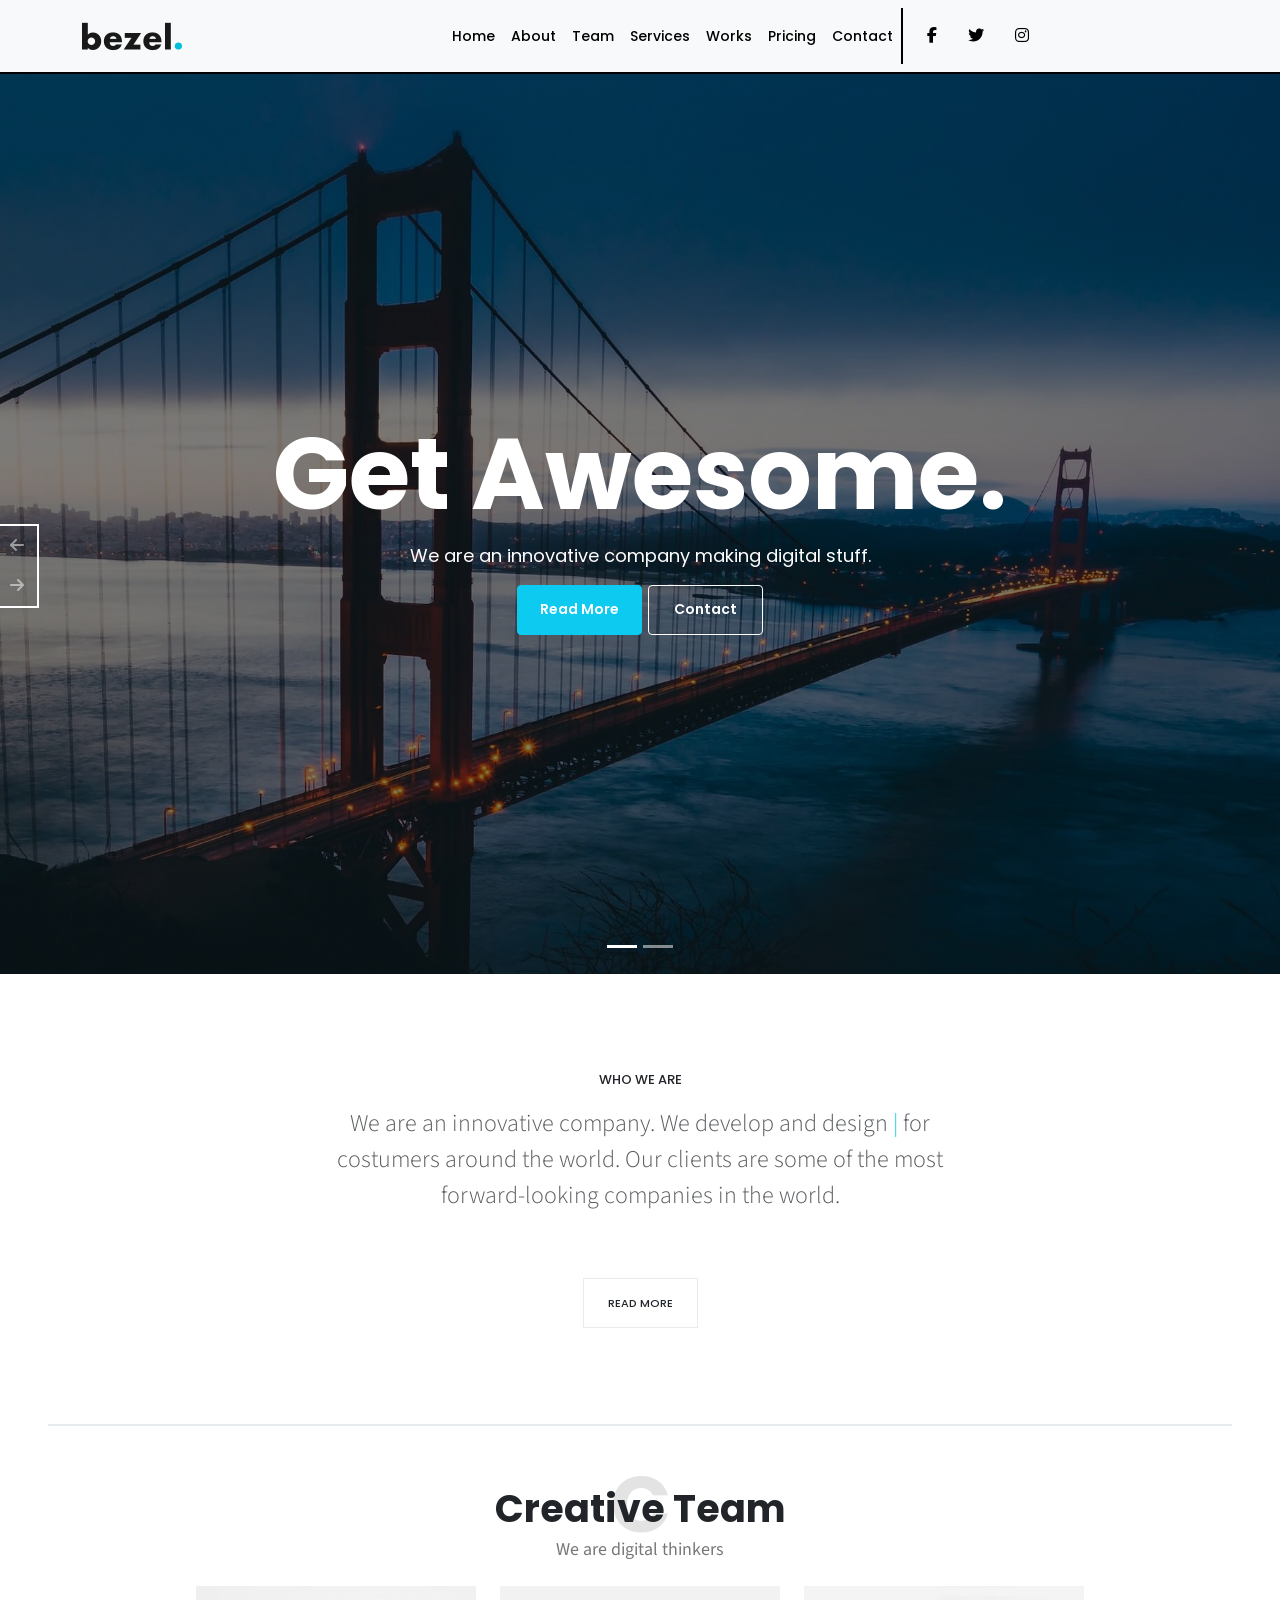
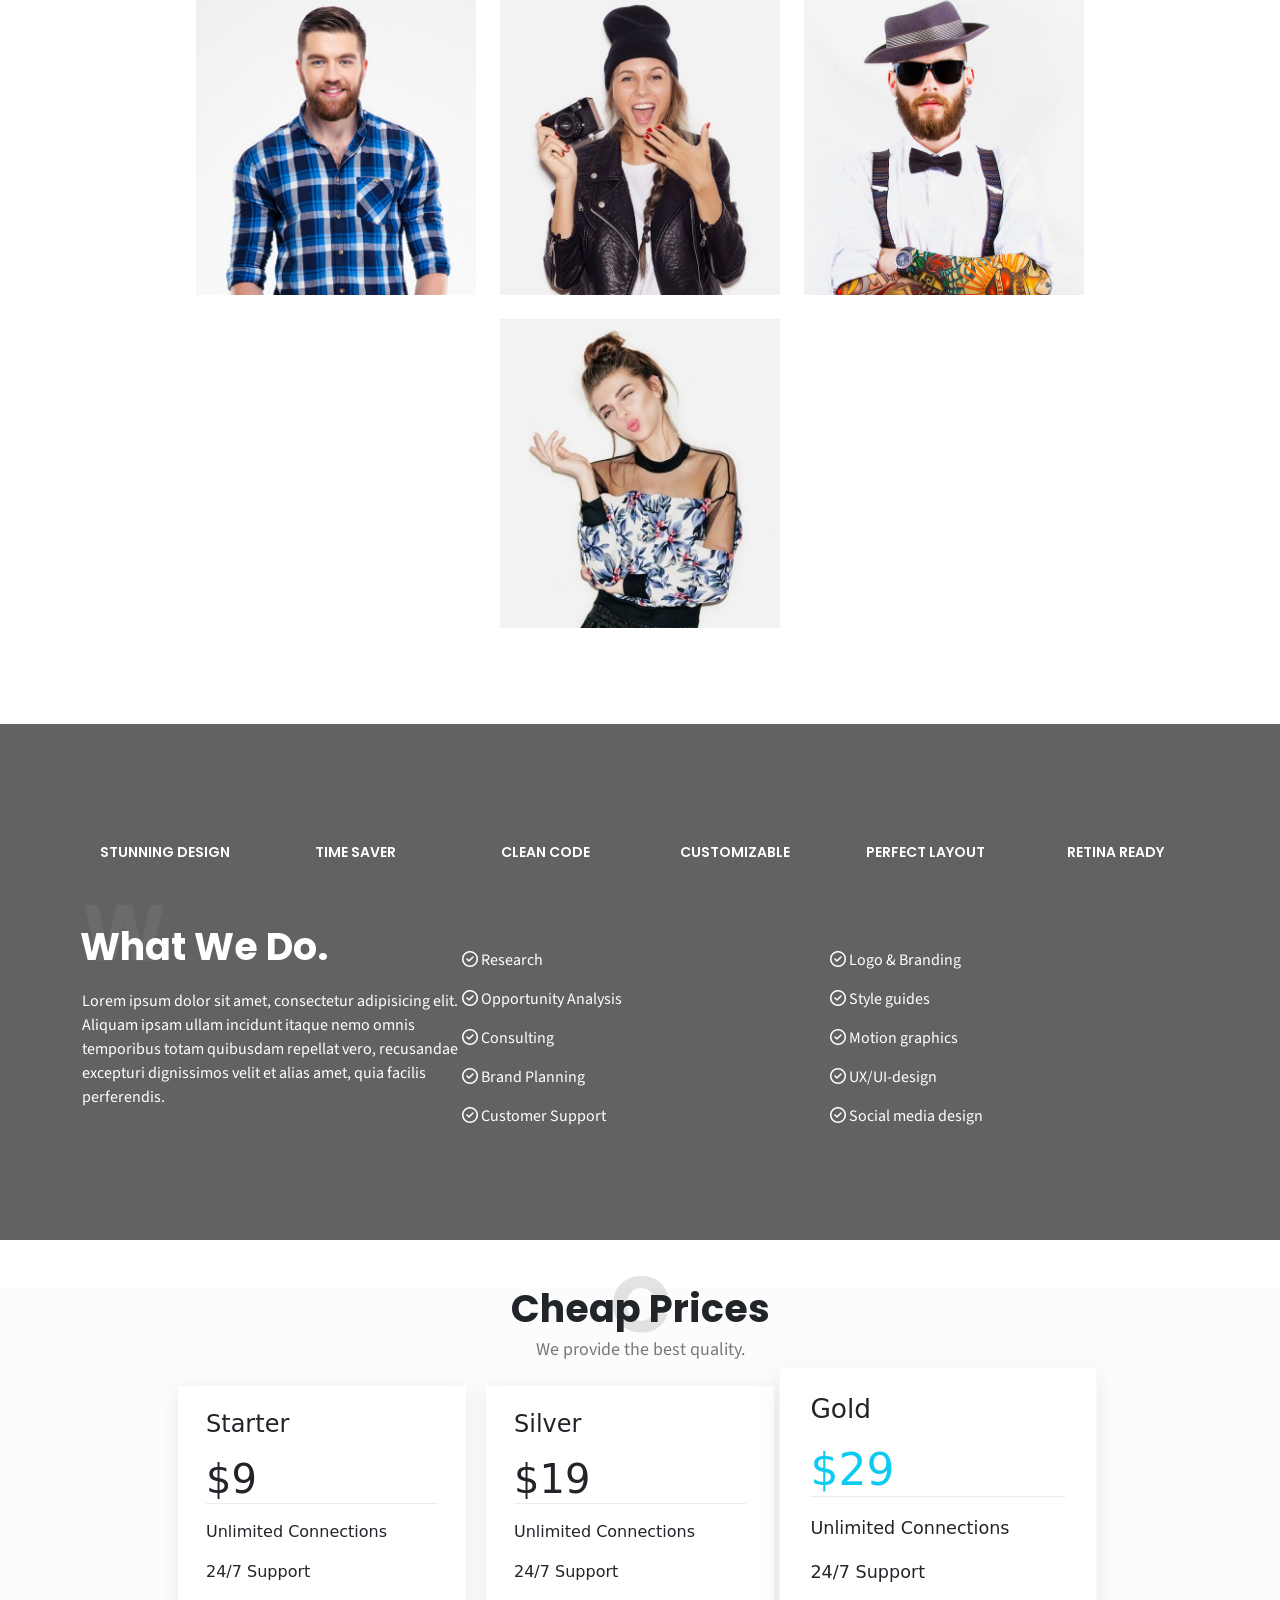
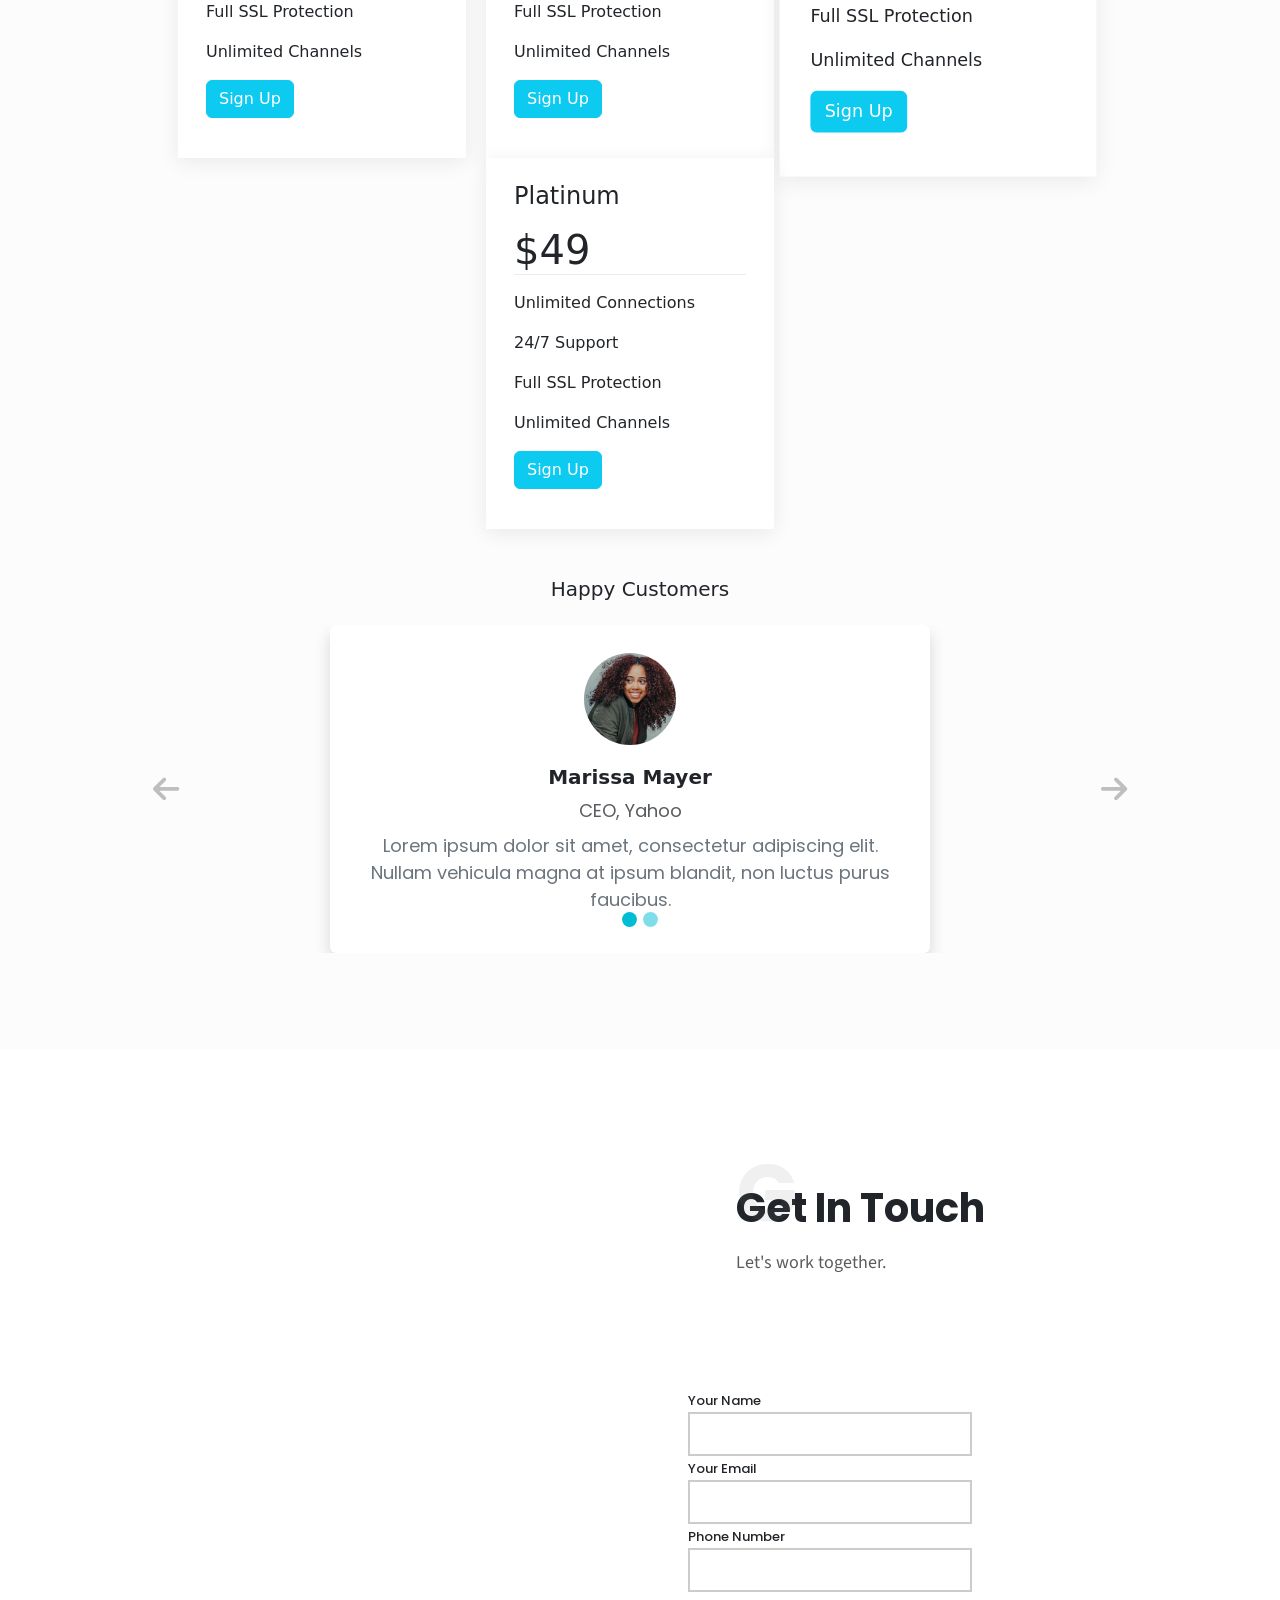
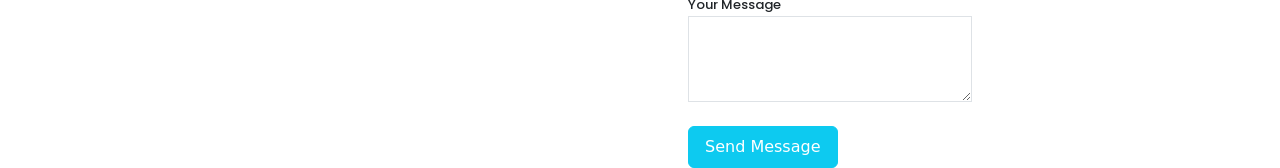
<file: index.html>
<!DOCTYPE html>
<html lang="en">
<head>
    <meta charset="UTF-8">
    <meta name="viewport" content="width=device-width, initial-scale=1.0">
    <title>bezel</title>
    <link rel="stylesheet" href="css/bootstrap.min.css">
    <link rel="stylesheet" href="css/all.min.css">
    <link rel="stylesheet" href="css/style.css">
    <link rel="stylesheet" href="css/media.css">
    <!------------------------------------------------- fonts --------------------------------------------->
    <!------------------------------------------------ poppins -------------------------------------------->
    <link rel="preconnect" href="https://fonts.googleapis.com">
    <link rel="preconnect" href="https://fonts.gstatic.com" crossorigin>
    <link href="https://fonts.googleapis.com/css2?family=Amatic+SC:wght@400;700&family=Arvo:ital,wght@0,400;0,700;1,400;1,700&family=Edu+SA+Hand:wght@400..700&family=Lobster&family=Montserrat:ital,wght@0,100..900;1,100..900&family=Open+Sans:ital,wght@0,300..800;1,300..800&family=Poppins:ital,wght@0,100;0,200;0,300;0,400;0,500;0,600;0,700;0,800;0,900;1,100;1,200;1,300;1,400;1,500;1,600;1,700;1,800;1,900&family=Roboto:ital,wght@0,100..900;1,100..900&family=Sevillana&display=swap" rel="stylesheet">
    <!-- --------------------------------------------- sans pro ------------------------------------------->
    <link rel="preconnect" href="https://fonts.googleapis.com">
    <link rel="preconnect" href="https://fonts.gstatic.com" crossorigin>
    <link href="https://fonts.googleapis.com/css2?family=Amatic+SC:wght@400;700&family=Arvo:ital,wght@0,400;0,700;1,400;1,700&family=Edu+SA+Hand:wght@400..700&family=Lobster&family=Montserrat:ital,wght@0,100..900;1,100..900&family=Open+Sans:ital,wght@0,300..800;1,300..800&family=Poppins:ital,wght@0,100;0,200;0,300;0,400;0,500;0,600;0,700;0,800;0,900;1,100;1,200;1,300;1,400;1,500;1,600;1,700;1,800;1,900&family=Roboto:ital,wght@0,100..900;1,100..900&family=Sevillana&family=Source+Code+Pro:ital,wght@0,200..900;1,200..900&family=Source+Sans+3:ital,wght@0,200..900;1,200..900&display=swap" rel="stylesheet">
</head>
<body>
    <nav class="navbar navbar-expand-lg bg-body-tertiary">
      <div class="container">
        <a class="navbar-brand" href="#"><img src="images/logo-dark.png" class="w-50" alt="logo-dark"></a>
        <button class="navbar-toggler" type="button" data-bs-toggle="collapse" data-bs-target="#navbarSupportedContent" aria-controls="navbarSupportedContent" aria-expanded="false" aria-label="Toggle navigation">
          <span class="navbar-toggler-icon"></span>
        </button>
        <div class="collapse navbar-collapse" id="navbarSupportedContent">
          <ul class="navbar-nav ms-auto mb-2 mb-lg-0 navbar-links">
            <li class="nav-item">
              <a class="nav-link active" aria-current="page" href="#Home">Home</a>
            </li>
            <li class="nav-item">
              <a class="nav-link active" aria-current="page" href="#About">About</a>
            </li>
            <li class="nav-item">
              <a class="nav-link active" aria-current="page" href="#Team">Team</a>
            </li>
            <li class="nav-item">
              <a class="nav-link active" aria-current="page" href="#Services">Services</a>
            </li>
            <li class="nav-item">
              <a class="nav-link active" aria-current="page" href="#Works">Works</a>
            </li>
            <li class="nav-item">
              <a class="nav-link active" aria-current="page" href="#Pricing">Pricing</a>
            </li>
            <li class="nav-item">
              <a class="nav-link active" aria-current="page" href="#Contact">Contact</a>
            </li>
          </ul>
        </div>
        <div class="collapse navbar-collapse navbar-icons" id="navbarSupportedContent">
          <ul class="navbar-nav me-auto ms-3 mb-2 mb-lg-0">
            <li class="nav-item">
              <a class="nav-link active" aria-current="page" href="#"><i class="fa-brands fa-facebook-f"></i></a>
            </li>
            <li class="nav-item">
              <a class="nav-link active" aria-current="page" href="#"><i class="fa-brands fa-twitter"></i></a>
            </li>
            <li class="nav-item">
              <a class="nav-link active" aria-current="page" href="#"><i class="fa-brands fa-instagram"></i></a>
            </li>
        </div>
      </div>
    </nav>

    <section id="Home" class="p-0">
        <div class="container-fluid h-100 p-0">
            <div id="carouselExampleIndicators" class="carousel slide">
                <div class="carousel-indicators">
                  <button type="button" data-bs-target="#carouselExampleIndicators" data-bs-slide-to="0" class="active" aria-current="true" aria-label="Slide 1"></button>
                  <button type="button" data-bs-target="#carouselExampleIndicators" data-bs-slide-to="1" aria-label="Slide 2"></button>
                </div>
                <div class="carousel-inner ">
                  <div class="carousel-item active">
                    <div class="bg-image vh-100 ">
                      <div class="bg-content text-white d-flex justify-content-center align-items-center flex-column h-100">
                        <h1>Get Awesome.</h1>
                        <p>We are an innovative company making digital stuff.</p>
                        <div class="buttons">
                          <button class="btn btn-info text-white rounded-1">Read More</button>
                          <button class="btn contact-btn rounded-1">Contact</button>
                        </div>
                        
                      </div>
                    </div>
                    
                  </div>
                  <div class="carousel-item">
                    <div class="bg-image2 vh-100 ">
                      <div class="bg-content text-white d-flex justify-content-center align-items-center flex-column h-100">
                        <h1 class="create text-md-center">Create With Bezel,</h1>
                        <p>we help ambitious companies create new value.</p>
                        <div class="buttons">
                          <button class="btn btn-info text-white rounded-1 hire">Hire Us</button>
                          <button class="btn contact-btn rounded-1">Services</button>
                        </div>
                        
                      </div>
                    </div>
                  </div>
                </div>
                <div class="carousel-controls">
                  <button class="carousel-control-prev" type="button" data-bs-target="#carouselExampleIndicators" data-bs-slide="prev">
                    <span class="carousel-control-prev-ico" aria-hidden="true"><i class="fa-solid fa-arrow-left"></i></span>
                    <span class="visually-hidden">Previous</span>
                  </button>
                  <button class="carousel-control-next" type="button" data-bs-target="#carouselExampleIndicators" data-bs-slide="next">
                    <span class="carousel-control-next-ico" aria-hidden="true"><i class="fa-solid fa-arrow-right"></i></span>
                    <span class="visually-hidden">Next</span>
                  </button>
                </div>
                
              </div>
        </div>
    </section>

    <section id="About" class="p-5 m-5 border-bottom border-light-subtle border-2">
      <div class="container-fluid">
        <div class="about-content d-flex justify-content-center align-items-center flex-column">
          <p class="hero">WHO WE ARE</p>
          <div class="about-paragraph">
            <p class="myp text-center text-muted">We are an innovative company. We develop and design <span class="dynamic-text text-info"></span> for costumers around the world. Our clients are some of the most forward-looking companies in the world.</p>
            <div class="content-button d-flex justify-content-center py-5">
                <button class="btn rounded-0 border-light-subtle py-3 px-4">READ MORE</button>
            </div>
          </div>
        </div>
      </div>
    </section>

    <section id="Team" class="py-5 my-5">
    <div class="container">
      <div class="heading text-center position-relative">
        <h1 class="visibility">C</h1>
        <h1 class="absolute">Creative Team</h1>
        <p>We are digital thinkers</p>
      </div>

      <div class="content-cards d-flex flex-wrap justify-content-center gap-4 rounded-0">
        <!-- Card 1 -->
        <div class="person-card">
          <img src="images/team-1.jpg" alt="Luke Cage">
          <div class="overlay">
            <div class="social-icons">
              <i class="fa-brands fa-facebook-f"></i>
              <i class="fa-brands fa-twitter"></i>
              <i class="fa-brands fa-linkedin-in"></i>
            </div>
            <div class="person-info">
              <h4>Luke Cage</h4>
              <h5>Founder & CEO</h5>
            </div>
          </div>
        </div>

        <!-- Card 2 -->
        <div class="person-card">
          <img src="images/team-2.jpg" alt="Jessica Jones">
          <div class="overlay">
            <div class="social-icons">
              <i class="fa-brands fa-facebook-f"></i>
              <i class="fa-brands fa-twitter"></i>
              <i class="fa-brands fa-linkedin-in"></i>
            </div>
            <div class="person-info">
              <h4>Jessica Jones</h4>
              <h5>Creative Director</h5>
            </div>
          </div>
        </div>

        <!-- Card 3 -->
        <div class="person-card">
          <img src="images/team-3.jpg" alt="Matt Murdock">
          <div class="overlay">
            <div class="social-icons">
              <i class="fa-brands fa-facebook-f"></i>
              <i class="fa-brands fa-twitter"></i>
              <i class="fa-brands fa-linkedin-in"></i>
            </div>
            <div class="person-info">
              <h4>Matt Murdock</h4>
              <h5>Lead Designer</h5>
            </div>
          </div>
        </div>

        <!-- Card 4 -->
        <div class="person-card">
          <img src="images/team-4.jpg" alt="Matt Murdock">
          <div class="overlay">
            <div class="social-icons">
              <i class="fa-brands fa-facebook-f"></i>
              <i class="fa-brands fa-twitter"></i>
              <i class="fa-brands fa-linkedin-in"></i>
            </div>
            <div class="person-info">
              <h4>Claire Temple</h4>
              <h5>Sales Manager</h5>
            </div>
          </div>
        </div>
      </div>
    </div>
    </section>

    <section id="Services" class="py-5 my-5">
        <div class="container mt-5">
           <div class="services-header row text-white text-center"> 
            <h5 class="col-md-2 col-sm-4 mt-4 mb-4">Stunning Design</h5> 
            <h5 class="col-md-2 col-sm-4 mt-4 mb-4">Time Saver</h5> 
            <h5 class="col-md-2 col-sm-4 mt-4 mb-4">Clean Code</h5> 
            <h5 class="col-md-2 col-sm-4 mt-4 mb-4">Customizable</h5> 
            <h5 class="col-md-2 col-sm-4 mt-4 mb-4">Perfect Layout</h5>
             <h5 class="col-md-2 col-sm-4 mt-4 mb-4">Retina Ready</h5> 
            </div> 
            <div class="row align-items-start">
              <div class="service-content text-white position-relative col-lg-4">
                <h1 class="position-absolute">What We Do.</h1> 
                <h1 class="visibility-letter">W</h1> 
                <p class="myp2">Lorem ipsum dolor sit amet, consectetur adipisicing elit. Aliquam ipsam ullam incidunt itaque nemo omnis temporibus totam quibusdam repellat vero, recusandae excepturi dignissimos velit et alias amet, quia facilis perferendis.</p> 
              </div>
              <div class="services text-white row col-lg-8 pb-5 py-5"> 
              <div class="support col-md-6 ms-auto"> 
                <ul class="list-unstyled"> 
                  <li><i class="fa-regular fa-circle-check"></i> Research</li> 
                  <li><i class="fa-regular fa-circle-check"></i> Opportunity Analysis</li> 
                  <li><i class="fa-regular fa-circle-check"></i> Consulting</li> 
                  <li><i class="fa-regular fa-circle-check"></i> Brand Planning</li> 
                  <li><i class="fa-regular fa-circle-check"></i> Customer Support</li> 
                </ul> 
              </div> 
              <div class="advantadges col-md-6"> 
                <ul class="list-unstyled"> 
                  <li><i class="fa-regular fa-circle-check"></i> Logo & Branding</li> 
                  <li><i class="fa-regular fa-circle-check"></i> Style guides</li> 
                  <li><i class="fa-regular fa-circle-check"></i> Motion graphics</li> 
                  <li><i class="fa-regular fa-circle-check"></i> UX/UI-design</li> 
                  <li><i class="fa-regular fa-circle-check"></i> Social media design</li> 
                </ul> 
              </div> 
            </div>
            </div>             
            </div> 
      </div>
    </section>

    <section id="Pricing" class="py-5 bg-light-subtle">
      <div class="container mt-50">
        <div class="heading text-center position-relative">
          <h1 class="visibility">C</h1>
          <h1 class="absolute">Cheap Prices</h1>
          <p>We provide the best quality.</p>
        </div>
        <div class="cards col-lg-12 ">
          <div class="row justify-content-center">
            <div class="card col-md-2 border-0 rounded-0" style="width: 18rem;">
              <div class="card-body">
                <h5 class="card-subtitle fs-4 mt-2">Starter</h5>
                <h6 class="card-title fs-1 mb-3 mt-3 border-bottom border-light-subtle ">$9</h6>
                <p class="card-text">Unlimited Connections</p>
                <p class="card-text">24/7 Support</p>
                <p class="card-text">Full SSL Protection</p>
                <p class="card-text">Unlimited Channels</p>
                <a href="#" class="btn btn-info mb-4 text-white">Sign Up</a>
              </div>
            </div>

            <div class="card col-md-2 border-0 rounded-0" style="width: 18rem;">
              <div class="card-body">
                <h5 class="card-subtitle fs-4 mt-2">Silver</h5>
                <h6 class="card-title fs-1 mb-3 mt-3 border-bottom border-light-subtle ">$19</h6>
                <p class="card-text">Unlimited Connections</p>
                <p class="card-text">24/7 Support</p>
                <p class="card-text">Full SSL Protection</p>
                <p class="card-text">Unlimited Channels</p>
                <a href="#" class="btn btn-info mb-4 text-white">Sign Up</a>
              </div>
            </div>

            <div class="card col-md-2 border-0 rounded-0 transfrom-scale" style="width: 18rem;">
              <div class="card-body">
                <h5 class="card-subtitle fs-4 mt-2">Gold</h5>
                <h6 class="card-title fs-1 mb-3 mt-3 border-bottom border-light-subtle  text-info">$29</h6>
                <p class="card-text">Unlimited Connections</p>
                <p class="card-text">24/7 Support</p>
                <p class="card-text">Full SSL Protection</p>
                <p class="card-text">Unlimited Channels</p>
                <a href="#" class="btn btn-info mb-4 text-white">Sign Up</a>
              </div>
            </div>

            <div class="card col-md-2 border-0 rounded-0" style="width: 18rem;">
              <div class="card-body">
                <h5 class="card-subtitle fs-4 mt-2">Platinum</h5>
                <h6 class="card-title fs-1 mb-3 mt-3 border-bottom border-light-subtle ">$49</h6>
                <p class="card-text">Unlimited Connections</p>
                <p class="card-text">24/7 Support</p>
                <p class="card-text">Full SSL Protection</p>
                <p class="card-text">Unlimited Channels</p>
                <a href="#" class="btn btn-info mb-4 text-white">Sign Up</a>
              </div>
            </div>

            
          </div>    
        </div>
        <div class="customers py-5">
          <div class="content">
            <h5 class="text-center pb-3">Happy Customers</h5>
            <div class="customer-card">
              <div id="testimonialCarousel" class="carousel slide" data-bs-ride="carousel">
                
                <!-- Indicators -->
                <div class="carousel-indicators color">
                  <button type="button" data-bs-target="#testimonialCarousel" data-bs-slide-to="0" class="active" aria-current="true"></button>
                  <button type="button" data-bs-target="#testimonialCarousel" data-bs-slide-to="1"></button>
                </div>

                <!-- Carousel Inner -->
                <div class="carousel-inner">

                  <!-- Item 1 -->
                  <div class="carousel-item active">
                    <div class="d-flex justify-content-center">
                      <div class="card text-center p-4 shadow border-0" style="max-width: 600px;">
                        <img src="images/testimonial-1.jpg" class="rounded-circle mx-auto border border-4 border-white mt-n5 w-10" alt="Profile">
                        <h5 class="fw-bold mt-3">Marissa Mayer</h5>
                        <p class="text-muted mb-2">CEO, Yahoo</p>
                        <p class="text-secondary">
                          Lorem ipsum dolor sit amet, consectetur adipiscing elit. Nullam vehicula magna
                          at ipsum blandit, non luctus purus faucibus.
                        </p>
                      </div>
                    </div>
                  </div>

                  <!-- Item 2 -->
                  <div class="carousel-item">
                    <div class="d-flex justify-content-center">
                      <div class="card text-center p-4 shadow border-0" style="max-width: 600px;">
                        <img src="images/testimonial-2.jpg" class="rounded-circle mx-auto border border-4 border-white mt-n5 w-10" alt="Profile">
                        <h5 class="fw-bold mt-3">John Doe</h5>
                        <p class="text-muted mb-2">CTO, Example</p>
                        <p class="text-secondary">
                          Lorem ipsum dolor sit amet, consectetur adipiscing elit. Nullam vehicula magna
                          at ipsum blandit, non luctus purus faucibus.
                        </p>
                      </div>
                    </div>
                  </div>

                </div>

                <!-- Controls -->
                <button class="carousel-control-prev" type="button" data-bs-target="#testimonialCarousel" data-bs-slide="prev">
                  <span class="fa-solid fa-arrow-left prev-ico"></span>
                </button>
                <button class="carousel-control-next" type="button" data-bs-target="#testimonialCarousel" data-bs-slide="next">
                  <span class="fa-solid fa-arrow-right ico"></span>
                </button>
              </div>
            </div>
          </div>
        </div>
      </div>
    </section>

    <section id="Contact" >
      <div class="container-fluid p-0 overflow-hidden">
        <div class="row">
          <div class="content col-lg-12 row">
            <div class="iframe col-md-4 col-lg-6">
              <div class="ratio ratio-1x1">
                  <iframe src="https://www.google.com/maps/embed?pb=!1m18!1m12!1m3!1d3024.3612811035755!2d-74.00871262358656!3d40.71006263773352!2m3!1f0!2f0!3f0!3m2!1i1024!2i768!4f13.1!3m3!1m2!1s0x89c25a22a3bda30d%3A0xb89d1fe6bc499443!2sDowntown.%20Conference%20Center!5e0!3m2!1sen!2seg!4v1755206890521!5m2!1sen!2seg"  style="border:0;" allowfullscreen="" loading="lazy" referrerpolicy="no-referrer-when-downgrade"></iframe>            
              </div>
              </div>
            <div class="contact-sign col-md-4 col-lg-6">
              <div class="contact-heading p-5 m-5 position-relative">
                <h1 class="title">Get In Touch</h1>
                <h1 class="visibility-letter-G ">G</h1>
                <p class="text-muted">Let's work together.</p>  
              </div>
              <form class="col-md-6 ms-4 ps-4">
                <div class="form-group">
                  <label for="exampleInputEmail1">Your Name</label>
                  <input type="email" class="form-control rounded-0" id="exampleInputEmail1" aria-describedby="emailHelp">
                </div>
                <div class="form-group ">
                  <label for="exampleInputPassword1">Your Email</label>
                  <input type="password" class="form-control rounded-0" id="exampleInputPassword1">
                </div>
                <div class="form-group ">
                  <label for="exampleInputPassword1">Phone Number</label>
                  <input type="password" class="form-control rounded-0" id="exampleInputPassword1">
                </div>
                <div class="form-group mb-4">
                  <label for="exampleFormControlTextarea1">Your Message</label>
                  <textarea class="form-control rounded-0" id="exampleFormControlTextarea1" rows="3"></textarea>
                </div>
                <button type="submit" class="btn btn-info text-white px-3 py-2"><span class="">Send Message</span></button>
              </form>
            </div>
          </div>
        </div>
      </div>
    </section>
    <script src="js/bootstrap.bundle.js"></script>
</body>
</html>
</file>
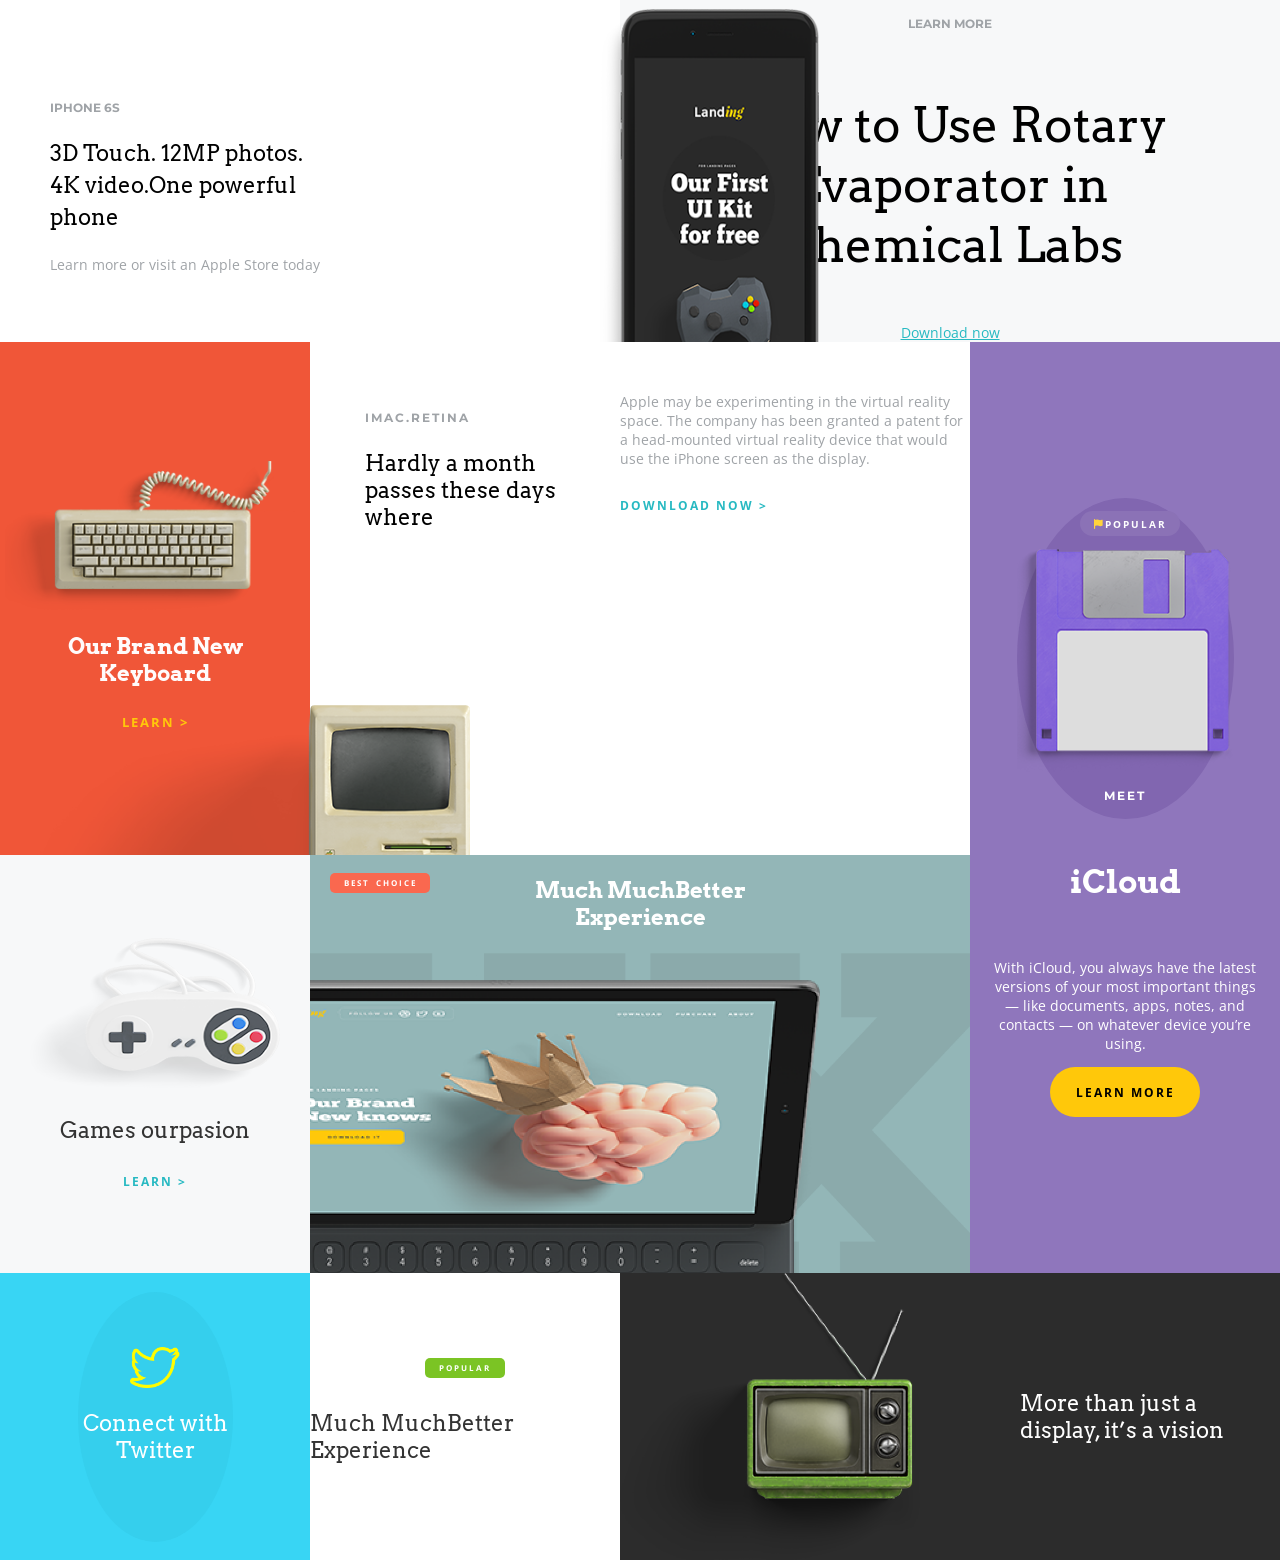
<file: Omar Ghonaim-tus-sat-5pm-assighnment1-01018114420/index.html>
<!DOCTYPE html>
<html lang="en">
<head>
    <meta charset="UTF-8">
    <meta name="viewport" content="width=device-width, initial-scale=1.0">
    <title>grid</title>
    <link rel="preconnect" href="https://fonts.googleapis.com">
    <link rel="preconnect" href="https://fonts.gstatic.com" crossorigin>
    <link href="https://fonts.googleapis.com/css2?family=Amatic+SC:wght@400;700&family=Arvo:ital,wght@0,400;0,700;1,400;1,700&family=Edu+SA+Hand:wght@400..700&family=Lobster&family=Montserrat:ital,wght@0,100..900;1,100..900&family=Roboto:ital,wght@0,100..900;1,100..900&family=Sevillana&display=swap" rel="stylesheet">
    <link rel="preconnect" href="https://fonts.googleapis.com">
    <link rel="preconnect" href="https://fonts.gstatic.com" crossorigin>
    <link href="https://fonts.googleapis.com/css2?family=Amatic+SC:wght@400;700&family=Arvo:ital,wght@0,400;0,700;1,400;1,700&family=Edu+SA+Hand:wght@400..700&family=Lobster&family=Montserrat:ital,wght@0,100..900;1,100..900&family=Roboto:ital,wght@0,100..900;1,100..900&family=Sevillana&display=swap" rel="stylesheet">
    <link rel="preconnect" href="https://fonts.googleapis.com">
    <link rel="preconnect" href="https://fonts.gstatic.com" crossorigin>
    <link href="https://fonts.googleapis.com/css2?family=Amatic+SC:wght@400;700&family=Arvo:ital,wght@0,400;0,700;1,400;1,700&family=Edu+SA+Hand:wght@400..700&family=Lobster&family=Montserrat:ital,wght@0,100..900;1,100..900&family=Open+Sans:ital,wght@0,300..800;1,300..800&family=Roboto:ital,wght@0,100..900;1,100..900&family=Sevillana&display=swap" rel="stylesheet">
    <link rel="stylesheet" href="https://cdnjs.cloudflare.com/ajax/libs/font-awesome/6.7.2/css/all.min.css" integrity="sha512-Evv84Mr4kqVGRNSgIGL/F/aIDqQb7xQ2vcrdIwxfjThSH8CSR7PBEakCr51Ck+w+/U6swU2Im1vVX0SVk9ABhg==" crossorigin="anonymous" referrerpolicy="no-referrer" />
    <link rel="stylesheet" href="style.css">
</head>
<body>
    <div class="container">
        <div class="area1">
            <div class="disciption">
                <h4>IPHONE 6S</h4>
                <p class="p1">3D Touch. 12MP photos. 4K video.One powerful phone</p>
                <p class="p2">Learn more or visit an Apple Store today</p>
            </div>
            <img src="images/5bc2f42d9f9d5c2db96e7aa2_Img.png" alt="phone">
        </div>
        <div class="area2">
            <h4>LEARN MORE</h4>
            <p>
                How to Use Rotary Evaporator in Chemical Labs
            </p>
            <a href="#">Download now</a>
        </div>
        <div class="area3">
            <img src="images/5bc2f42e5b2ebf1f70525e52_Keyboard.png" alt="keyboard">
            <p>
                Our Brand New Keyboard
            </p>
            <a href="#">LEARN > </a>
        </div>
        <div class="area4">
            <div class="discription2">
                <h4>IMAC.RETINA</h4>
                <p>Hardly a month passes these days where</p>
            </div>
            <img src="images/5bc4451fac429126a5d9f264_Macintosh.png" alt="macintosh">
        </div>
        <div class="area5">
            <p>
                Apple may be experimenting in the virtual reality space. 
                The company has been granted a patent for a head-mounted 
                virtual reality device that would use the iPhone screen as the display.
            </p>
            <a href="#">DOWNLOAD NOW > </a>
        </div>
        <div class="area6">
            <div class="content">
                <h4 class="popular"><i class="fa-solid fa-flag" style="color: #FFD43B;"></i>POPULAR</h4>
                <img src="images/5bc2f42de46b0e56a5607bd7_Floppy.png" alt="floppy">
                <h4 class="meet">MEET</h4>
            </div>
            <h4 class="icloud">iCloud</h4>
            <p>With iCloud, you always have the latest versions of your most important things — like documents, apps, notes, and contacts — on whatever device you’re using.</p>
            <button>LEARN MORE</button>
        </div>
        <div class="area7">
            <img src="images/5bc2f42dccad941a506d145c_Controller.png" alt="controller">
            <h4>Games ourpasion</h4>
            <a href="#">LEARN ></a>
        </div>
        <div class="area8">
            <h4>BEST CHOICE</h4>
            <p>Much MuchBetter Experience</p>
            <img class="ux" src="images/5bc2f42d5a5ed97dab707e7e_UX.png" alt="ux">
            <img class="ipad" src="images/5bc2e078ccad94811f6d0da3_iPad Pro.png" alt="ipad pro">
        </div>
        <div class="area9">
            <div class="content">
                <img src="images/5bc2f42dac429123bdd925dc_twitter.png" alt="twitter">
                <p>Connect with Twitter</p>
            </div>
        </div>
        <div class="area10">
            <h4>POPULAR</h4>
            <p>Much MuchBetter Experience</p>
        </div>
        <div class="area11">
            <img src="images/5bc2f42eccad9470ed6d145d_TV.png" alt="tv">
            <p>More than just a display,  it’s a vision</p>
        </div>
    </div>
</body>
</html>
</file>
<file: css/style.css>
html {
    scroll-behavior: var(--smooth-sroll);
}
:root{
    --main-font:'Poppins', sans-serif;
    --second-main-font:"Source Sans 3", sans-serif;
    --overlay-color: rgba(24, 200, 221, 0.9);
    --smooth-sroll:scroll-behavior: smooth;
}
.myp{
    width: 665px;
}
.myp2{
    width: 400px;
}
.mt-50{
    margin-top: 50px;
}
.w-10{
    width: 100px;
}
.transfrom-scale{
    transform: scale(1.1);
}
.bg-image{
    background-image:linear-gradient(rgba(0,0,0,0.5),rgba(0,0,0,0.5)), url('../images/bg-image-28.jpg');
    background-position: center;
    background-repeat: no-repeat;
    background-size: cover;
}
.bg-image2{
    background-image:linear-gradient(rgba(0,0,0,0.5),rgba(0,0,0,0.5)), url('../images/bg-image-29.jpg');
    background-position: center;
    background-repeat: no-repeat;
    background-size: cover;
}
.carousel-item h1{
    font-size: 100px;
    font-weight: 700;
    font-family: var(--main-font);
}
.carousel-item p{
    font-size: 18px;
    font-family: var(--main-font);
    font-weight: 400;
}
.carousel-item .btn-info{
    width: 125px;
    height: 50px;
    font-family: var(--main-font);
    font-size: 14px;
    font-weight: 600;
}
.contact-btn{
    border: 1px solid white;
    color: white;
    width: 115px;
    height: 50px;
    font-family: var(--main-font);
    font-size: 14px;
    font-weight: 600;
    transition: all 500ms;
}
.contact-btn:hover{
    border: none;
    color: #232323;
    background-color: white;
}
.carousel-item .hire{
    width: 100px;
    height: 50px;
    font-family: var(--main-font);
    font-size: 14px;
    font-weight: 600;
}

.carousel-controls {
  position: absolute;
  top: 50%;
  left: -45px;
  transform: translateY(-50%);
  display: flex;
  flex-direction: column;
  border: 2px solid white;
  transform: translateX(100%);
  color: white;
  border-left: none;
}

.carousel-controls .carousel-control-prev,
.carousel-controls .carousel-control-next {
  position: static;
  width: 40px;
  height: 40px;
  background: transparent;
  border: none;
  transition: all 500ms;
}

.carousel-controls .carousel-control-prev-icon,
.carousel-controls .carousel-control-next-icon {
  filter: invert(1);
}

.carousel-controls .carousel-control-prev:hover,
.carousel-controls .carousel-control-next:hover{
    transform: translateX(0);
    background-color: white;
    color: #232323;
}
.navbar {
    border-bottom: 2px solid black;
}
.navbar-links{
    font-family: var(--main-font);
    font-size: 14px;
    font-weight: 500;
}
.navbar-icons{
    border-left: 2px solid black;
    line-height: 40px;
}
.navbar-icons ul li{
    margin-right: 15px;
}
.hero{
    font-family: var(--main-font);
    font-size: 13px;
    font-weight: 500;
}
.about-paragraph p{
    font-family: var(--second-main-font);
    font-size: 24px;
    font-weight: 300;
}
.content-button button{
    font-size: 11px;
    font-weight: 500;
    font-family: var(--main-font);
    transition: all 300ms;
}
.content-button button:hover{
    background-color: black;
    color: white;
}

.about-paragraph span::after{
    content: "|";
    animation: dynamic 3s infinite alternate ease;
}
@keyframes dynamic {
    0% {
        content: "|";
    }
    3% {
        content: "s|";
    }
    5% {
        content: "so|";
    }
    7% {
        content: "sof|";
    }
    10% {
        content: "soft|";
    }
    13% {
        content: "softw|";
    }
    15% {
        content: "softwa|";
    }
    17% {
        content: "softwar|";
    }
    20% {
        content: "software|";
    }
    25% {
        content: "softwar|";
    }
    27% {
        content: "softwa|";
    }
    30% {
        content: "softw|";
    }
    32% {
        content: "soft|";
    }
    35% {
        content: "sof|";
    }
    37% {
        content: "so|";
    }
    40% {
        content: "s|";
    }

    45% {
        content: "a|";
    }
    47% {
        content: "ap|";
    }
    50% {
        content: "app|";
    }
    52% {
        content: "apps|";
    }
    57% {
        content: "app|";
    }
    60% {
        content: "ap|";
    }
    62% {
        content: "a|";
    }
    65% {
        content: "w|";
    }
    67% {
        content: "we|";
    }
    70% {
        content: "web|";
    }
    72% {
        content: "webs|";
    }
    75% {
        content: "websi|";
    }
    77% {
        content: "websit|";
    }
    80% {
        content: "website|";
    }
    100% {
        content: "websites|";
    }

}

/* Heading */
.heading p {
  position: absolute;
  top: -50px;
  left: 50%;
  transform: translateX(-50%);
  font-family: var(--second-main-font);
  color: #787878;
  font-size: 18px;
  font-weight: 400;
}

.visibility {
  opacity: 0.2;
  color: #787878;
  font-size: 80px;
  font-weight: 700;
  font-family: var(--main-font);
  position: absolute;
  top: -130px;
  left: 50%;
  transform: translateX(-50%);
}

.absolute {
  position: absolute;
  top: -100px;
  left: 50%;
  transform: translateX(-50%);
  font-family: var(--main-font);
  font-weight: 700;
  font-size: 38px;
}

.content-cards {
  margin-top: 4rem;
  display: flex;
  flex-wrap: wrap;
  gap: 2rem;
  justify-content: center;

}

.person-card {
  position: relative;
  width: 280px;
  overflow: hidden;
}

.person-card img {
  width: 100%;
  display: block;
}

.overlay {
  position: absolute;
  inset: 0;
  background-color: var(--overlay-color);
  display: flex;
  flex-direction: column;
  justify-content: space-between;
  padding: 20px;
  transform: translateY(100%);
  transition: transform 0.3s ease;
}

.social-icons {
  display: flex;
  gap: 15px;
  font-size: 18px;
  color: white;
}

.person-info {
  color: white;
}

.person-info h4 {
  margin: 0;
  font-size: 20px;
  font-weight: 600;
}

.person-info h5 {
  margin: 5px 0 0;
  font-size: 14px;
  font-weight: 400;
}



.person-card:hover .overlay {
  transform: translateY(0);
}

#Services{
    background-color: #626262;
}
.services-header h5{
    font-family: var(--main-font);
    font-weight: 600;
    font-size: 14px;
    text-transform: uppercase;
}
.service-content h1{
    font-family: var(--main-font);
    font-size: 38px;
    font-weight: 700;
}
.service-content .position-absolute{
    top: 39px;
    left: 10px;
}
.service-content p{
    font-family: var(--second-main-font);
    font-size: 16px;
    font-weight: 400;
}
.service-content .visibility-letter{
    font-size: 80px;
    color: #6B6B6B;
}

.services{
    display: flex;
    align-items: flex-end;
}
.support li,.advantadges li{
    font-family: var(--second-main-font);
    font-weight: 400;
    font-size: 16px;
    margin-top: 15px;
}
#Pricing{
    background-color: #F7F7F7;
}
.card{
     box-shadow: 0 4px 20px rgba(0, 0, 0, 0.08);
     margin-right: 20px;
}



.color [data-bs-target] {
  background-color: #00bcd4;
  border-radius: 50%;
  height: 15px;
  width: 15px;
}

.prev-ico,
.ico {
  color: gray;
  transition: all 500ms;
  font-size: 30px;
}
.prev-ico:hover,
.ico:hover{
      color: #00bcd4;
}
.visibility-letter-G{
    font-family: var(--main-font);
    font-size: 80px;
    font-weight: 700;
    color: #787878;
    opacity: 0.1;
}
.title{
    position: absolute;
    bottom: 100px;
    font-family: var(--main-font);
    font-size: 38;
    font-weight: 700;
}
.contact-heading p{
    font-family: var(--second-main-font);
    font-size: 18px;
    font-weight: 400;
}
.form-group input {
    border: 2px solid #ccc; /* الحد العادي */
    padding: 8px;
    outline: none;
}
.form-control:focus {
  border-color: black !important;   /* الحد أسود */
    box-shadow: 0 0 0 0rem rgba(0,0,0,.25) !important;
}
.form-group label{
    font-family: var(--main-font);
    font-size: 13px;
    font-weight: 500;
}
.form-group button{
   background-color: #00D5EE;
}
.form-group button span{
    font-family: var(--main-font);
    font-size: 14px;
    font-weight: 400;
}
</file>
<file: css/media.css>
@media screen and (max-width:576px){
    .carousel-item h1{
    font-size: 60px;
    font-weight: 700;
    font-family: var(--main-font);
    width: 100px;
    display: flex;
    justify-content: center;
    text-align: center;
}
.carousel-item p{
    font-size: 18px;
    font-family: var(--main-font);
    font-weight: 400;
    text-align: center;
}
.myp{
    width: 400px;
}
.transfrom-scale{
    transform: scale(1);
}
.heading p {
  position: absolute;
  top: -30px;
  left: 50%;
  transform: translateX(-50%);
  font-family: var(--second-main-font);
  color: #787878;
  font-size: 18px;
  font-weight: 400;
}

.visibility {
  opacity: 0.2;
  color: #787878;
  font-size: 60px;
  font-weight: 700;
  font-family: var(--main-font);
  position: absolute;
  top: -130px;
  left: 50%;
  transform: translateX(-50%);
}

.absolute {
  position: absolute;
  top: -100px;
  left: 50%;
  transform: translateX(-50%);
  font-family: var(--main-font);
  font-weight: 700;
  font-size: 30px;
  width: 300px;
  text-align: center;
}

}
</file>
<file: Omar Ghonaim-tus-sat-5pm-assighnment1-01018114420/style.css>
body{
    margin: 0;
    padding: 0;
    box-sizing: border-box;
}
.container { 
    display: grid;
    grid-template-columns:  1fr 1fr 1fr 1fr;
    grid-template-rows: 1fr 1fr 1fr 1fr 1fr ;
    gap: 0px 0px;
    grid-auto-flow: row;
    grid-template-areas:
    "area1 area1 area2 area2"
    "area1 area1 area2 area2"
    "area3 area4 area5 area6"
    "area3 area4 area5 area6"
    "area3 area4 area5 area6"
    "area7 area8 area8 area6"
    "area7 area8 area8 area6"
    "area9 area10 area11 area11"
    ;
  }
  .area1 { 
            grid-area: area1;
            background-color: #FFFFFF;
            position: relative;
    }
    .area1 .disciption{
        margin: 100px 50px auto;
    }
    .area1 .disciption h4{
        color: #9FA3A7;
        font-size: 12px;
        font-family: "Montserrat",sans-serif;

    }
    .area1 .disciption .p1{
        font-size: 22px;
        line-height: 32px;
        font-family: 'Arvo',sans-serif;
        width: 270px;
    }
    .area1 .disciption .p2{
        font-family:"Open Sans", sans-serif;
        font-size: 14px;
        color: #9FA3A7;
    }
  .area1 img{
    width: 219px;
    height: 333px;
    position: absolute;
    left: 600px;
    bottom: 0;
  } 

  /*                      area2                           */
.area2 { 
    grid-area: area2; 
    background-color: #F7F8F9;
    display: flex;
    justify-content: center;
    align-items: center;
    flex-direction: column;
}
.area2 h4{
    color: #9FA3A7;
    font-size: 12px;
    font-family: "Montserrat",sans-serif;
}
.area2 p{
    font-size: 48px;
    line-height: 60px;
    font-family: 'Arvo',sans-serif;
    width: 500px;
    text-align: center;
}
.area2 a{
    color: #27b9c2;
    font-family: "Open Sans", sans-serif;
    font-size: 14px;
}
  /*                                  area3                                      */
.area3 { 
    grid-area: area3; 
    background-color: #F05638;
    display: flex;
    justify-content: center;
    align-items: center;
    flex-direction: column;
}
.area3 img{
    width: 300px;
    height: 150px;
}  
.area3 p{
    font-family: 'Arvo',sans-serif;
    font-size: 22px;
    font-weight: 700;
    color: #FFFBFB;
    width: 200px;
    text-align: center;
}
.area3 a{
    color: #ffc80a;
    font-family:"Open Sans", sans-serif;
    font-size: 13px;
    font-weight: 700;
    text-decoration: none;
    letter-spacing: 2px;
    line-height: 26px;
}
  /*                                  area4                                      */
  .area4 { 
    grid-area: area4; 
    background-color: #FFFFFF;
    display: flex;
    flex-direction: column;
    position: relative;
}
.discription2{
    margin: 50px auto;
}
.area4 h4{
    color: #9FA3A7;
    font-family: "Montserrat",sans-serif;
    font-size: 12px;
    line-height: 20px;
    font-weight: 700;
    letter-spacing: 2px;
}
.area4 p{
    font-family: "Arvo", sans-serif;
    font-size: 22px;
    width: 200px;
}
.area4 img{
    width: 450px;
    height: 150px;
    position: absolute;
    bottom: -0px;
    right: 150px;
}
/*                                                   area5                                                     */
.area5 { 
    grid-area: area5; 
    background-color: #FFFFFF;
}
.area5 p{
    color: #9FA3A7;
    font-size: 14px;
    font-family: "Open Sans", sans-serif;
    font-weight: 400;
    width: 350px;
    margin-top: 50px;
    margin-bottom: 25px;
}
.area5 a{
    text-decoration: none;
    color: #27b9c2;
    font-family: "Open Sans", sans-serif;
    font-size: 12px;
    font-weight: 700;
    line-height: 26px;
    letter-spacing: 2px;
}
/*                                  area6                                  */
.area6 { 
    grid-area: area6; 
    background-color: #8F76BC;
    display: flex;
    justify-content: center;
    align-items: center;
    flex-direction: column;
}  
.area6 .content{
    background-color: #8166B0;
    border-radius: 50%;
    text-align: center;
    display: flex;
    justify-content: center;
    align-items: center;
    flex-direction: column;
    width: 70%;
}
.area6 .content .popular {
    margin-left: 10px;
    font-family:"Open Sans", sans-serif;
    font-size: 10px;
    font-weight: 700;
    color: #fff;
    width: 100px;
    height: 25px;
    background-color: #8B72B6;
    border-radius: 20px 20px 20px 20px;
    display: flex;
    justify-content: center;
    align-items: center;
    letter-spacing: 2px;
}
.area6 .content img{
    width: 216px;
    height: 223px;
}
.area6 .content .meet{
    font-family:'Montserrat', sans-serif;
    font-size: 12px;
    font-weight: 700;
    color: #fff;
    letter-spacing: 2px;
}
.area6 .icloud{
    font-family: "Arvo", sans-serif;
    font-size: 32px;
    font-weight: 700;
    color: #fff;
}
.area6 p{
    font-family: "Open Sans", sans-serif;
    color: #fff;
    font-size: 14px;
    font-weight: 400;
    width: 270px;
    text-align: center;
}
.area6 button{
    width: 150px;
    height: 50px;
    background-color: #FFC80A;
    font-family: "Open Sans", sans-serif;
    color: #000;
    font-size: 12px;
    font-weight: 700;
    letter-spacing: 2px;
    border-radius: 30px 30px 30px 30px;
    border: none;
    cursor: pointer;
}
 /*                     area7                       */
.area7 {
    grid-area: area7;
    background-color:#F7F8F9 ;
    display: flex;
    justify-content: center;
    align-items: center;
    flex-direction: column;
}
.area7 img{
    width: 250px;
    height: 150px;
    justify-content: center;
    align-items: center;
}
.area7 h4{
    font-family: "Arvo", sans-serif;
    font-size: 22px;
    font-weight: 400;
    color: #333;
}
.area7 a{
    color: #27b9c2;
    letter-spacing: 2px;
    text-decoration: none;
    font-family: "Open Sans", sans-serif;
    font-size: 12px;
    font-weight: 700;
}
.area8 { 
    grid-area: area8;
    background-color: #93B6B7;
    display: flex;
    justify-content: center;
    align-items: center;
    flex-direction: column;
    overflow: hidden;
    position: relative;
}
.area8 h4{
    position: absolute;
    left: 0px;
    bottom: 370px;
    margin-left: 20px;
    background-color: #FA684F;
    width: 100px;
    height: 20px;
    color: #fff;
    font-family: "Open Sans", sans-serif;
    font-size: 8px;
    font-weight: 700; 
    line-height: 20px;
    letter-spacing: 2px;
    word-spacing: 2px;
    display: flex;
    justify-content: center;
    align-items: center;
    border-radius: 5px;
}
.area8 p{
    color: #fff;
    font-family: 'Arvo', sans-serif;
    font-size: 22px;
    font-weight: 700;
    width: 300px;
    text-align: center;
}
.area8 .ux{
    width: 700px;
}
.ipad{
    position: absolute;
    right: 150px;
    top: 120px;
    width: 850px;
}
.area9 { 
    grid-area: area9;
    background-color: #38D5F4;
    display: flex;
    justify-content: center;
    align-items: center;
    flex-direction: column;
}
.area9 img{
    width: 50px;
}
.area9 .content{
    width: 50%;
    height: 250px;
    background-color: #35CFED;
    display: flex;
    justify-content: center;
    align-items: center;
    flex-direction: column;
    border-radius: 50%;
}
.area9 p{
    color: #fff;
    font-family: "Arvo", sans-serif;
    font-size: 22px;
    font-weight: 400;
    width: 200px;
    text-align: center;
}
.area10 { 
    grid-area: area10;
    background-color: #fff;
    display: flex;
    justify-content: center;
    align-items: center;
    flex-direction: column;
}
.area10 h4{
    background-color: #7BC424;
    width: 80px;
    height: 20px;
    color: #fff;
    font-family: "Open Sans", sans-serif;
    font-size: 8px;
    font-weight: 700; 
    line-height: 20px;
    letter-spacing: 2px;
    word-spacing: 2px;
    display: flex;
    justify-content: center;
    align-items: center;
    border-radius: 5px;
}
.area10 p{
    color: #333;
    font-family: "Arvo", sans-serif;
    font-size: 22px;
    font-weight: 400;
}
.area11 { 
    grid-area: area11;
    background-color: #2C2C2C;
    display: flex;
    justify-content: center;
    align-items: center;
    flex-direction: row;
}
.area11 img{
    width: 300px;
    margin-right: 50px;
}
.area11 p{
    margin-left: 50px;
    font-family: "Arvo", sans-serif;
    font-size: 22px;
    font-weight: 400;
    color: #fff;
    width: 300px;
}
</file>
